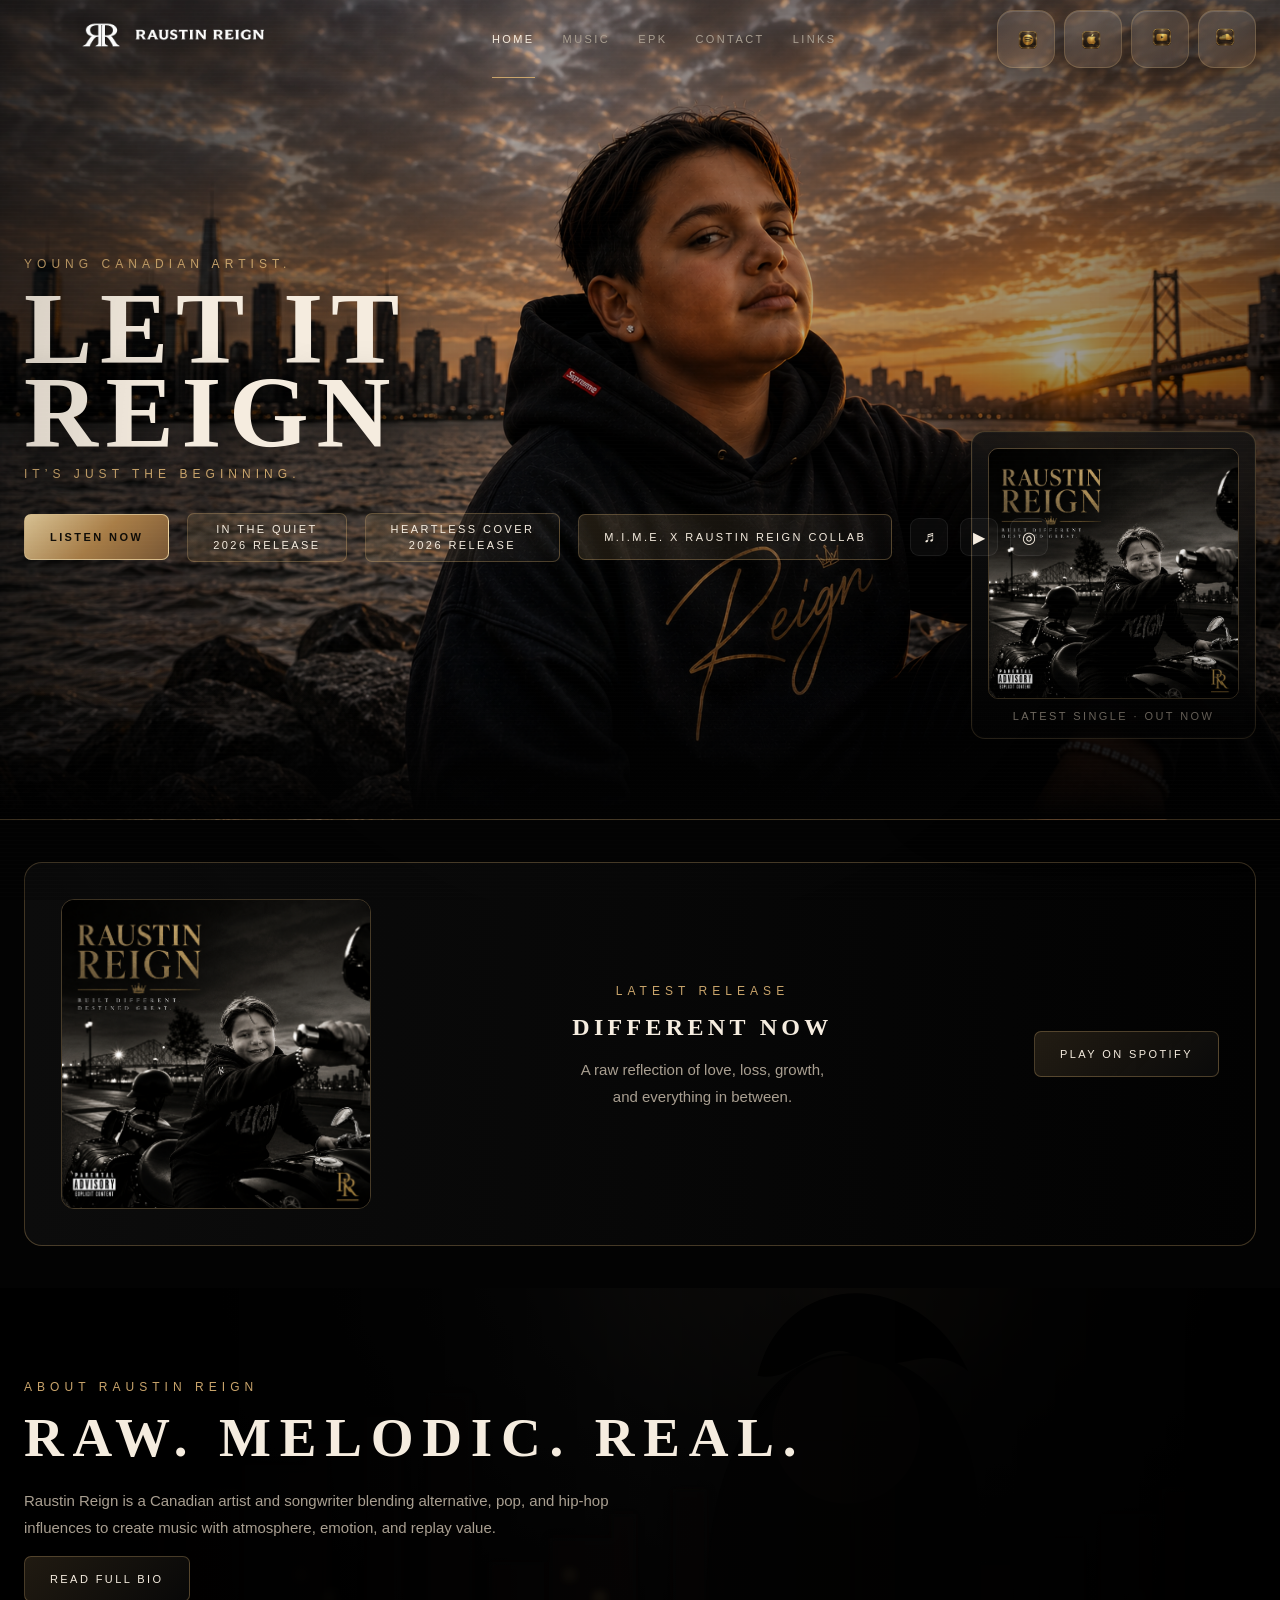
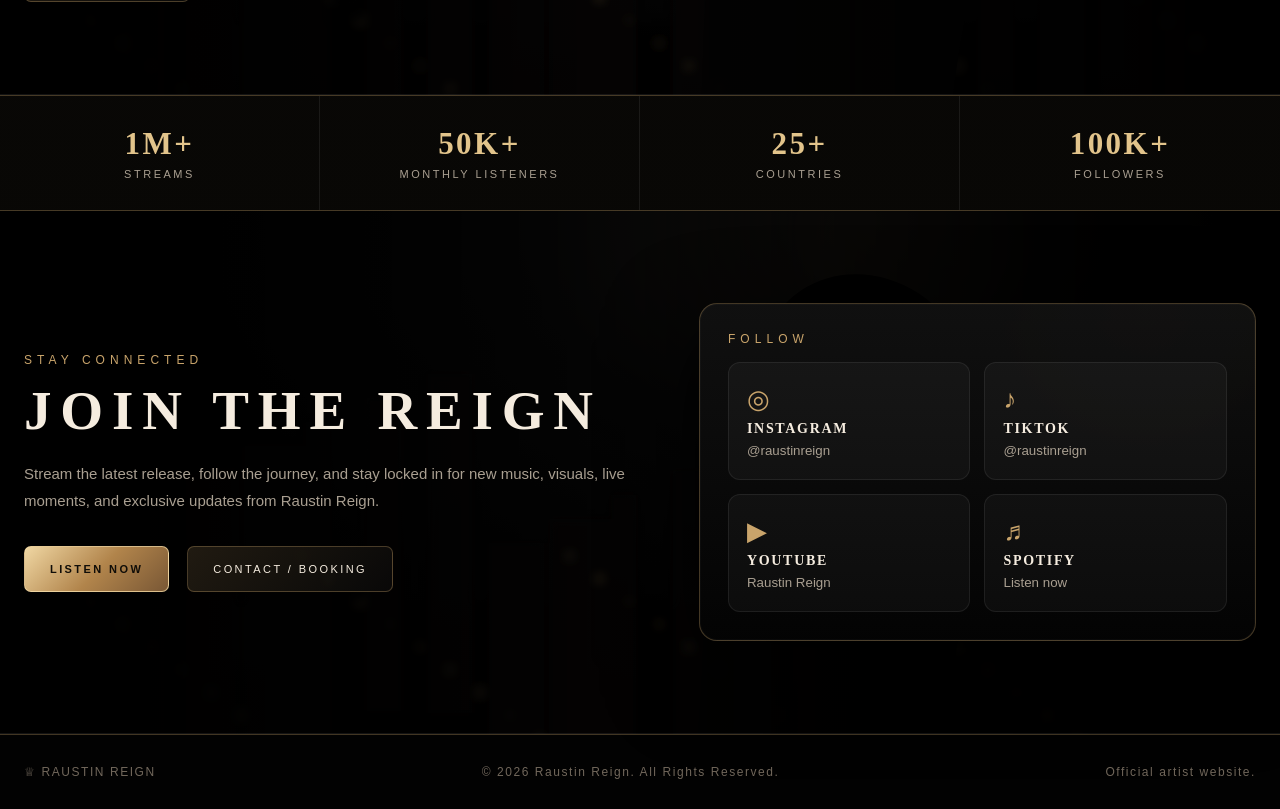
<file: index.html>
<!DOCTYPE html>
<html lang="en">

<head>
  <!-- =========================
       PAGE SETTINGS
  ========================== -->
  <meta charset="UTF-8">
  <meta name="viewport" content="width=device-width, initial-scale=1.0">

  <!-- =========================
       FAVICON
  ========================== -->
  <link rel="icon" href="assets/global/crown.svg">

  <!-- =========================
       STYLESHEETS
  ========================== -->
  <link rel="stylesheet" href="css/global/base.css">
  <link rel="stylesheet" href="css/global/nav.css">
  <link rel="stylesheet" href="css/pages/modules.css">
  <link rel="stylesheet" href="css/pages/home.css">

  <!-- =========================
       PAGE TITLE
  ========================== -->
  <title>Raustin Reign | Official Website</title>
</head>

<body class="home-page">

  <!-- =========================
       SITE HEADER / NAVIGATION
  ========================== -->
  <header class="site-header">
    <div class="nav-wrap">

      <!-- Logo / Brand -->
      <a class="brand" href="index.html">
  <img src="assets/global/reign-logo-white.png" alt="Raustin Reign">
</a>

      <!-- Main Navigation -->
      <nav class="nav-links">
        <a href="index.html" class="active">Home</a>
        <a href="music.html">Music</a>
        <a href="epk.html">EPK</a>
        <a href="contact.html">Contact</a>
        <a href="links.html">Links</a>
      </nav>

  <!-- Platform Icons -->
      
<div class="nav-socials">

  <a class="platform-icon" href="#">
    <img src="assets/icons/spotify.png" alt="Spotify">
  </a>

  <a class="platform-icon" href="#">
    <img src="assets/icons/apple-music.png" alt="Apple Music">
  </a>

  <a class="platform-icon" href="#">
    <img src="assets/icons/youtube.png" alt="YouTube">
  </a>

  <a class="platform-icon" href="#">
    <img src="assets/icons/soundcloud.png" alt="SoundCloud">
  </a>

</div>
      <!-- Mobile Menu Button -->
      <button class="nav-toggle" type="button">
        Menu
      </button>

      </div>
    </header>


  <!-- =========================
       MAIN PAGE CONTENT
  ========================== -->
  <main>

    <!-- =========================
         HERO SECTION
    ========================== -->
    <section class="hero">
      <div class="page-shell">

<div class="hero-copy">
  <div class="kicker">Young Canadian Artist.</div>

  <h1 class="display">
    Let it<br>
    Reign
  </h1>

  <p class="kicker">It’s just the beginning.</p>
</div>

          <div class="hero-actions">
            <a class="btn gold" href="links.html">Listen Now</a>

            <button class="btn quiet" data-audio-toggle type="button" aria-controls="audio-quiet">
              <span>In the Quiet</span>
              <span>2026 Release</span>
            </button>

            <button class="btn quiet" data-audio-toggle type="button" aria-controls="audio-heartless">
              <span>Heartless Cover</span>
              <span>2026 Release</span>
            </button>

            <button class="btn" data-audio-toggle type="button">
              M.I.M.E. x Raustin Reign Collab
            </button>

            <div class="icon-row platform-minis">
              <span class="icon">♬</span>
              <span class="icon">▶</span>
              <span class="icon">◎</span>
            </div>
          </div>

          <audio id="audio-quiet" preload="none" playsinline webkit-playsinline src="assets/audio/raustin.in.the.quiet.x.still.moving.x.becoming.my.own.mashup.mp3"></audio>
          <audio id="audio-heartless" preload="none" playsinline webkit-playsinline src="assets/audio/heartless-cover.mp3"></audio>
          <audio id="preview-audio" src="assets/audio/raustin.mime.collab.mp3"></audio>
        </div>

        <aside class="feature-card panel">
          <img src="assets/home/different-now.PNG" alt="">
          <p class="micro" style="margin-bottom: 0; text-align: center;">
            Latest Single · Out Now
          </p>
        </aside>

      </div>
    </section>


    <!-- =========================
         LATEST RELEASE SECTION
    ========================== -->
    <section class="release-section">
      <div class="page-shell release-strip reveal">

        <img src="assets/home/different-now.PNG
          " alt="">

        <div>
          <div class="kicker">Latest Release</div>
          <h2 class="h3">Different Now</h2>
          <p class="copy">
            A raw reflection of love, loss, growth, and everything in between.
          </p>
        </div>

        <a class="btn" href="music.html">Play on Spotify</a>

      </div>
    </section>


    <!-- =========================
         ABOUT SECTION
    ========================== -->
    <section class="section about-band">
      <div class="page-shell reveal">

        <div class="kicker">About Raustin Reign</div>

        <h2 class="h2">Raw. Melodic. Real.</h2>

        <p class="copy">
          Raustin Reign is a Canadian artist and songwriter blending alternative,
          pop, and hip-hop influences to create music with atmosphere, emotion,
          and replay value.
        </p>

        <a class="btn" href="epk.html">Read Full Bio</a>

      </div>
    </section>


    <!-- =========================
         STATS SECTION
    ========================== -->
    <section class="stats">

      <div class="stat">
        <strong>1M+</strong>
        <span>Streams</span>
      </div>

      <div class="stat">
        <strong>50K+</strong>
        <span>Monthly Listeners</span>
      </div>

      <div class="stat">
        <strong>25+</strong>
        <span>Countries</span>
      </div>

      <div class="stat">
        <strong>100K+</strong>
        <span>Followers</span>
      </div>

    </section>


    <!-- =========================
         FINAL CTA SECTION
    ========================== -->
    <section class="section final-cta">
      <div class="page-shell final-cta-grid">

        <div>
          <div class="kicker">Stay Connected</div>

          <h2 class="h2">Join The Reign</h2>

          <p class="copy">
            Stream the latest release, follow the journey, and stay locked in
            for new music, visuals, live moments, and exclusive updates from
            Raustin Reign.
          </p>

          <div class="hero-actions">
            <a class="btn gold" href="links.html">Listen Now</a>
            <a class="btn" href="contact.html">Contact / Booking</a>
          </div>
        </div>

        <div class="panel social-panel">
          <div class="kicker">Follow</div>

          <div class="social-grid">

            <a href="#">
              <span>◎</span>
              <strong>Instagram</strong>
              <small>@raustinreign</small>
            </a>

            <a href="#">
              <span>♪</span>
              <strong>TikTok</strong>
              <small>@raustinreign</small>
            </a>

            <a href="#">
              <span>▶</span>
              <strong>YouTube</strong>
              <small>Raustin Reign</small>
            </a>

            <a href="#">
              <span>♬</span>
              <strong>Spotify</strong>
              <small>Listen now</small>
            </a>

          </div>
        </div>

      </div>
    </section>

  </main>


  <!-- =========================
       SITE FOOTER
  ========================== -->
  <footer class="footer">
    <div class="footer-inner">
      <div>♕ RAUSTIN REIGN</div>
      <div>© 2026 Raustin Reign. All Rights Reserved.</div>
      <div>Official artist website.</div>
    </div>
  </footer>


  <!-- =========================
       JAVASCRIPT
  ========================== -->
  <script src="js/site.js"></script>
<script>
window.addEventListener("scroll", function () {
  document.body.classList.toggle("scrolled", window.scrollY > 40);
});
</script>

</body>
</html>
</file>
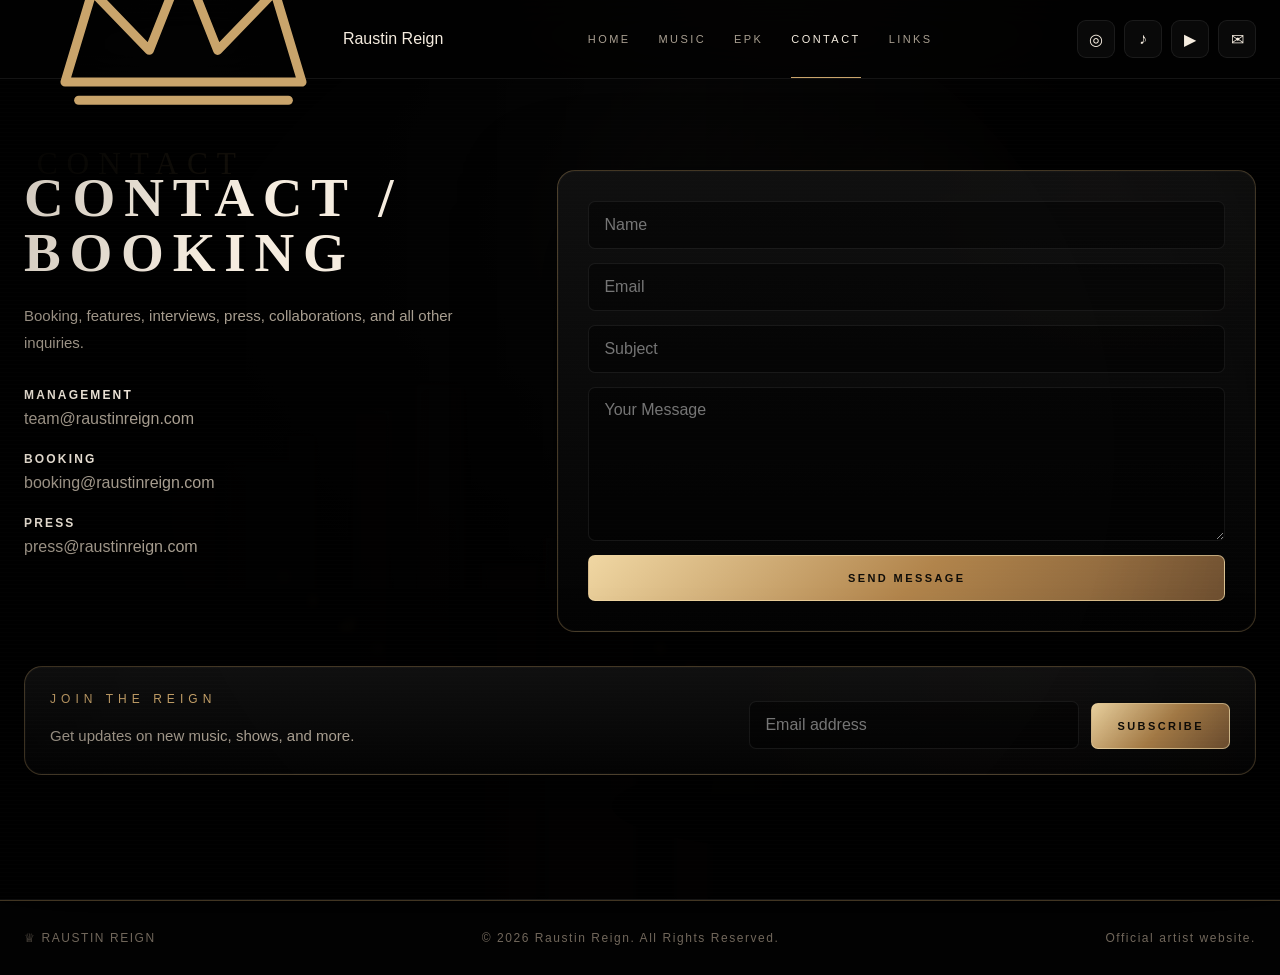
<file: contact.html>
<!DOCTYPE html><html lang="en"><head><meta charset="UTF-8"><meta name="viewport" content="width=device-width, initial-scale=1.0"><link rel="icon" href="assets/global/crown.svg"><link rel="stylesheet" href="css/global/base.css"><link rel="stylesheet" href="css/global/nav.css"><link rel="stylesheet" href="css/pages/modules.css"><link rel="stylesheet" href="css/pages/contact.css"><title>Contact | Raustin Reign</title></head><body class="subpage contact-body"><header class="site-header"><div class="nav-wrap"><a class="brand" href="index.html"><img src="assets/global/crown.svg" alt="">Raustin Reign</a><nav class="nav-links"><a href="index.html">Home</a><a href="music.html">Music</a><a href="epk.html">EPK</a><a href="contact.html" class="active">Contact</a><a href="links.html">Links</a></nav><div class="nav-socials"><span class="icon">◎</span><span class="icon">♪</span><span class="icon">▶</span><span class="icon">✉</span></div><button class="nav-toggle" type="button">Menu</button></div></header><main><section class="section contact-section"><div class="page-shell contact-grid"><div><h1 class="h2">Contact / Booking</h1><p class="copy">Booking, features, interviews, press, collaborations, and all other inquiries.</p><div class="contact-list"><div><b>Management</b><span>team@raustinreign.com</span></div><div><b>Booking</b><span>booking@raustinreign.com</span></div><div><b>Press</b><span>press@raustinreign.com</span></div></div></div><form class="panel contact-form" action="https://formspree.io/f/REPLACE_THIS" method="POST"><input class="form-field" name="name" placeholder="Name"><input class="form-field" name="email" placeholder="Email"><input class="form-field" name="subject" placeholder="Subject"><textarea class="form-field" name="message" rows="7" placeholder="Your Message"></textarea><button class="btn gold" type="submit">Send Message</button></form></div><div class="page-shell"><form class="panel newsletter" action="https://formspree.io/f/REPLACE_THIS" method="POST"><div><div class="kicker">Join The Reign</div><p class="copy" style="margin:0">Get updates on new music, shows, and more.</p></div><input class="form-field" name="email" placeholder="Email address"><button class="btn gold" type="submit">Subscribe</button></form></div></section></main><footer class="footer"><div class="footer-inner"><div>♕ RAUSTIN REIGN</div><div>© 2026 Raustin Reign. All Rights Reserved.</div><div>Official artist website.</div></div></footer><script src="js/site.js"></script></body></html>
</file>
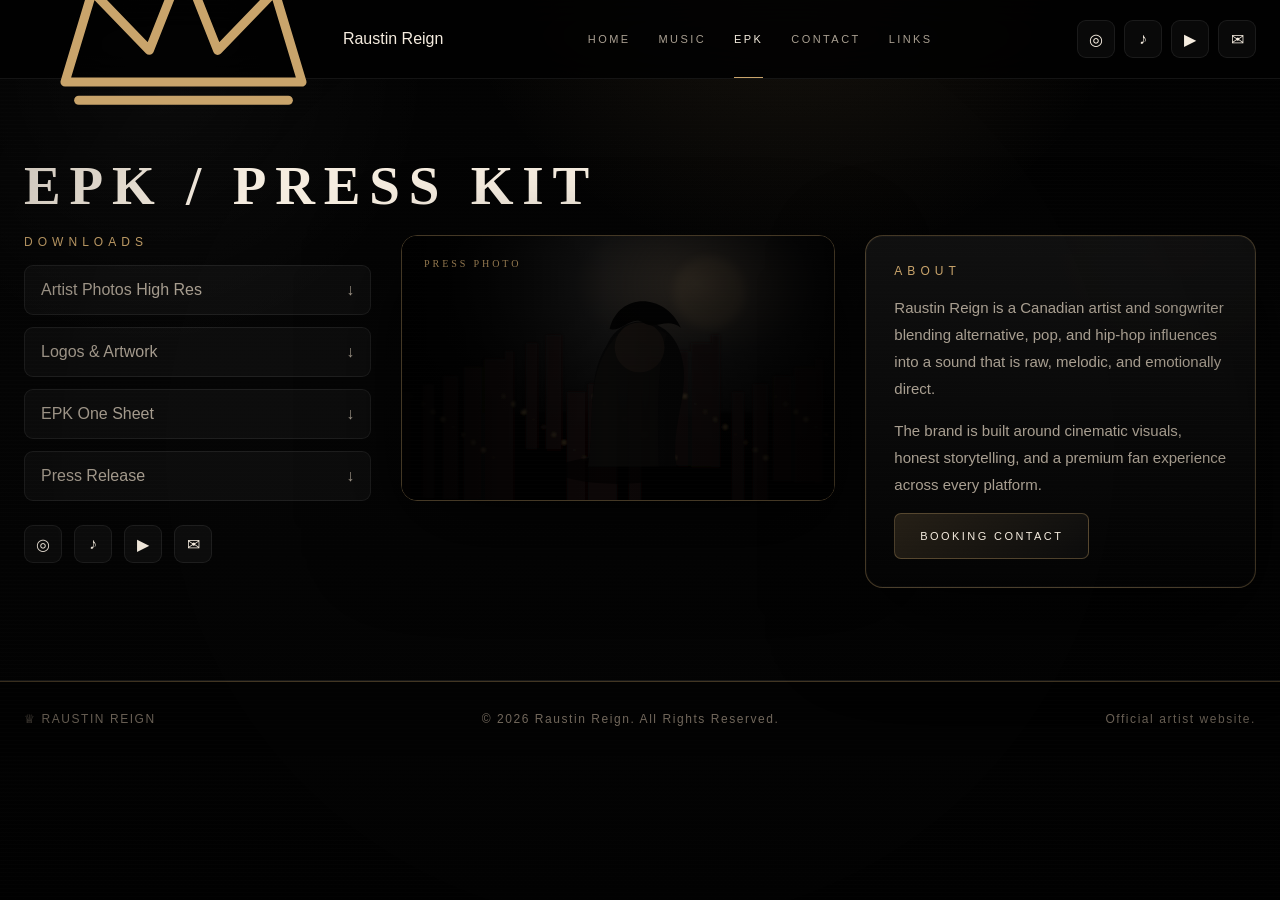
<file: epk.html>
<!DOCTYPE html><html lang="en"><head><meta charset="UTF-8"><meta name="viewport" content="width=device-width, initial-scale=1.0"><link rel="icon" href="assets/global/crown.svg"><link rel="stylesheet" href="css/global/base.css"><link rel="stylesheet" href="css/global/nav.css"><link rel="stylesheet" href="css/pages/modules.css"><link rel="stylesheet" href="css/pages/epk.css"><title>EPK | Raustin Reign</title></head><body class="subpage epk-body"><header class="site-header"><div class="nav-wrap"><a class="brand" href="index.html"><img src="assets/global/crown.svg" alt="">Raustin Reign</a><nav class="nav-links"><a href="index.html">Home</a><a href="music.html">Music</a><a href="epk.html" class="active">EPK</a><a href="contact.html">Contact</a><a href="links.html">Links</a></nav><div class="nav-socials"><span class="icon">◎</span><span class="icon">♪</span><span class="icon">▶</span><span class="icon">✉</span></div><button class="nav-toggle" type="button">Menu</button></div></header><main><section class="section epk-page"><div class="page-shell"><h1 class="h2">EPK / Press Kit</h1><div class="epk-grid"><div><div class="kicker">Downloads</div><div class="download-list"><a class="download-item" href="#"><span>Artist Photos High Res</span><span>↓</span></a><a class="download-item" href="#"><span>Logos & Artwork</span><span>↓</span></a><a class="download-item" href="#"><span>EPK One Sheet</span><span>↓</span></a><a class="download-item" href="#"><span>Press Release</span><span>↓</span></a></div><div class="icon-row" style="margin-top:24px"><span class="icon">◎</span><span class="icon">♪</span><span class="icon">▶</span><span class="icon">✉</span></div></div><img class="press-photo" src="assets/epk/press-photo.svg" alt=""><div class="panel bio-card"><div class="kicker">About</div><p class="copy">Raustin Reign is a Canadian artist and songwriter blending alternative, pop, and hip-hop influences into a sound that is raw, melodic, and emotionally direct.</p><p class="copy">The brand is built around cinematic visuals, honest storytelling, and a premium fan experience across every platform.</p><a class="btn" href="contact.html">Booking Contact</a></div></div></div></section></main><footer class="footer"><div class="footer-inner"><div>♕ RAUSTIN REIGN</div><div>© 2026 Raustin Reign. All Rights Reserved.</div><div>Official artist website.</div></div></footer><script src="js/site.js"></script></body></html>
</file>
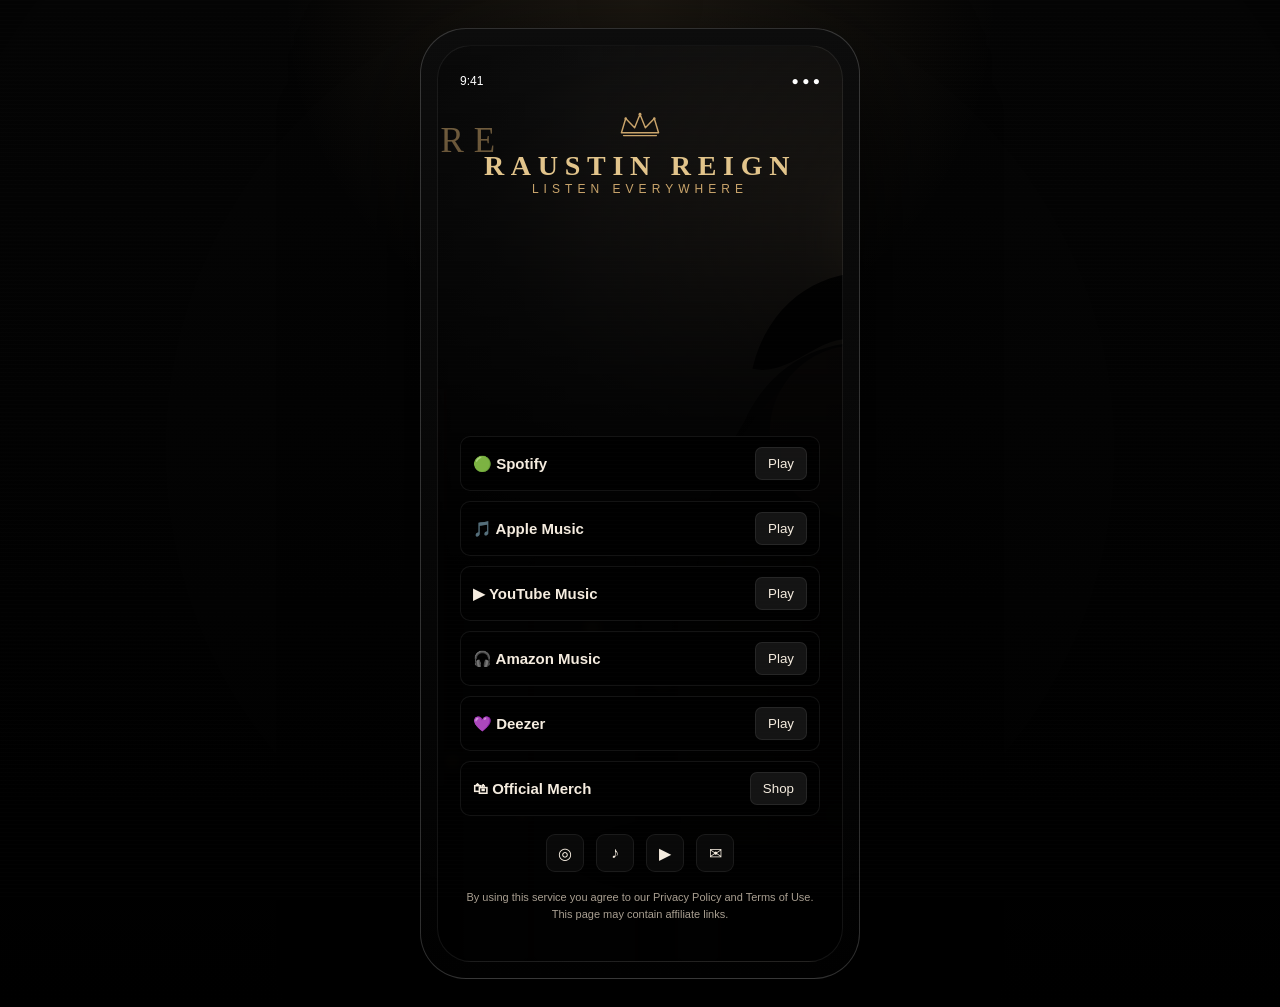
<file: links.html>
<!DOCTYPE html><html lang="en"><head><meta charset="UTF-8"><meta name="viewport" content="width=device-width, initial-scale=1.0"><link rel="icon" href="assets/global/crown.svg"><link rel="stylesheet" href="css/global/base.css"><link rel="stylesheet" href="css/pages/links.css"><title>Listen Everywhere | Raustin Reign</title></head><body class="smart-link-body"><main class="links-body"><div class="phone-shell"><div class="phone-screen"><div class="phone-status"><span>9:41</span><span>● ● ●</span></div><div class="link-brand"><img src="assets/global/crown.svg" alt=""><h1>Raustin Reign</h1><div class="kicker">Listen Everywhere</div></div><a class="platform" href="#"><b>🟢 Spotify</b><small>Play</small></a><a class="platform" href="#"><b>🎵 Apple Music</b><small>Play</small></a><a class="platform" href="#"><b>▶ YouTube Music</b><small>Play</small></a><a class="platform" href="#"><b>🎧 Amazon Music</b><small>Play</small></a><a class="platform" href="#"><b>💜 Deezer</b><small>Play</small></a><a class="platform" href="#"><b>🛍 Official Merch</b><small>Shop</small></a><div class="icon-row" style="justify-content:center;margin-top:18px"><span class="icon">◎</span><span class="icon">♪</span><span class="icon">▶</span><span class="icon">✉</span></div><p class="legal">By using this service you agree to our Privacy Policy and Terms of Use. This page may contain affiliate links.</p></div></div></main></body></html>
</file>
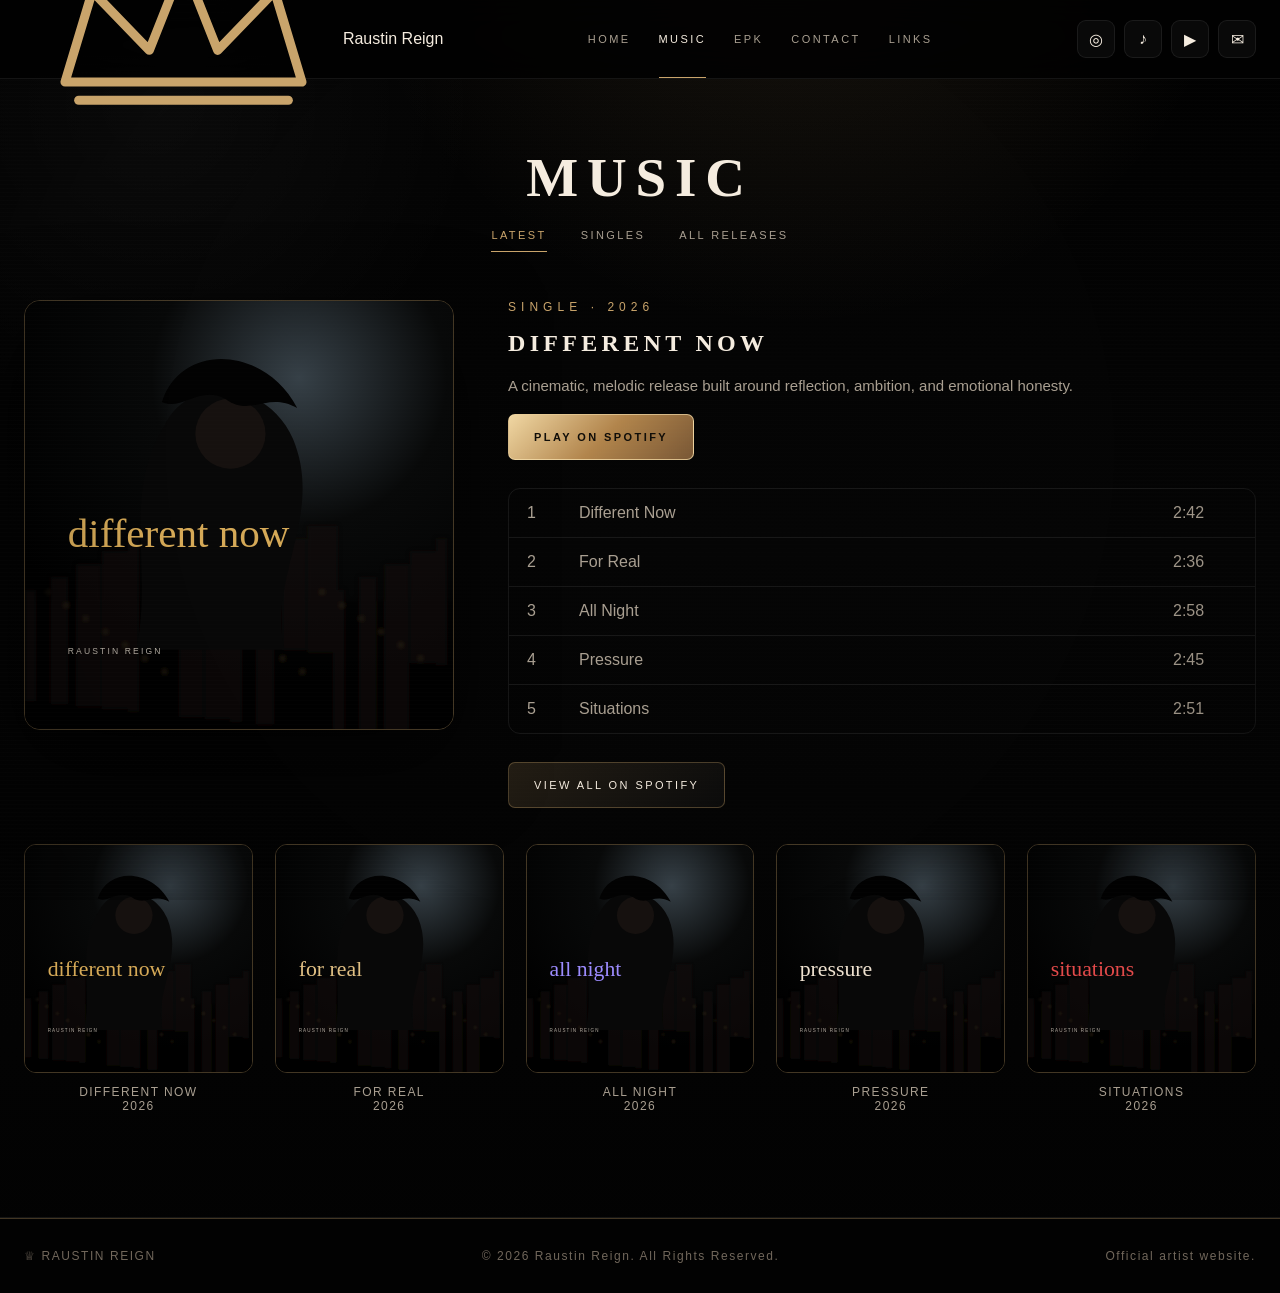
<file: music.html>
<!DOCTYPE html><html lang="en"><head><meta charset="UTF-8"><meta name="viewport" content="width=device-width, initial-scale=1.0"><link rel="icon" href="assets/global/crown.svg"><link rel="stylesheet" href="css/global/base.css"><link rel="stylesheet" href="css/global/nav.css"><link rel="stylesheet" href="css/pages/modules.css"><link rel="stylesheet" href="css/pages/music.css"><title>Music | Raustin Reign</title></head><body class="subpage music-page"><header class="site-header"><div class="nav-wrap"><a class="brand" href="index.html"><img src="assets/global/crown.svg" alt="">Raustin Reign</a><nav class="nav-links"><a href="index.html">Home</a><a href="music.html" class="active">Music</a><a href="epk.html">EPK</a><a href="contact.html">Contact</a><a href="links.html">Links</a></nav><div class="nav-socials"><span class="icon">◎</span><span class="icon">♪</span><span class="icon">▶</span><span class="icon">✉</span></div><button class="nav-toggle" type="button">Menu</button></div></header><main><section class="section music-hero"><div class="page-shell"><h1 class="h2">Music</h1><div class="tabs"><span class="active">Latest</span><span>Singles</span><span>All Releases</span></div><div class="music-layout"><img class="album-cover" src="assets/music/different-now.svg" alt=""><div style="text-align:left"><div class="kicker">Single · 2026</div><h2 class="h3">Different Now</h2><p class="copy">A cinematic, melodic release built around reflection, ambition, and emotional honesty.</p><a class="btn gold" href="#">Play on Spotify</a><div class="tracklist"><div class="track"><span>1</span><span>Different Now</span><span>2:42</span></div><div class="track"><span>2</span><span>For Real</span><span>2:36</span></div><div class="track"><span>3</span><span>All Night</span><span>2:58</span></div><div class="track"><span>4</span><span>Pressure</span><span>2:45</span></div><div class="track"><span>5</span><span>Situations</span><span>2:51</span></div></div><a class="btn" href="#">View All on Spotify</a></div></div><div class="release-grid"><a class="release-card" href="#"><img src="assets/music/different-now.svg"><p>Different Now<br>2026</p></a><a class="release-card" href="#"><img src="assets/music/for-real.svg"><p>For Real<br>2026</p></a><a class="release-card" href="#"><img src="assets/music/all-night.svg"><p>All Night<br>2026</p></a><a class="release-card" href="#"><img src="assets/music/pressure.svg"><p>Pressure<br>2026</p></a><a class="release-card" href="#"><img src="assets/music/situations.svg"><p>Situations<br>2026</p></a></div></div></section></main><footer class="footer"><div class="footer-inner"><div>♕ RAUSTIN REIGN</div><div>© 2026 Raustin Reign. All Rights Reserved.</div><div>Official artist website.</div></div></footer><script src="js/site.js"></script></body></html>
</file>
<file: css/global/base.css>
/* ========================================
   ROOT VARIABLES
======================================== */

:root {
  --bg: #020202;
  --panel: rgba(9, 9, 9, .74);

  --text: #f5ecdf;
  --muted: #a99f91;
  --soft: #71675b;

  --gold: #c9a46b;
  --gold-2: #e2c48b;

  --line: rgba(201, 164, 107, .32);
  --line-soft: rgba(255, 255, 255, .075);

  --shadow: 0 30px 90px rgba(0, 0, 0, .72);
  --radius: 18px;
  --max: 1480px;

  --serif: Georgia, 'Times New Roman', serif;
  --sans: Inter, Arial, sans-serif;
}

/* ========================================
   GLOBAL RESET / SAFARI BACKGROUND FIX
======================================== */

* {
  box-sizing: border-box;
}

html {
  margin: 0;
  padding: 0;
  max-width: 100%;
  min-height: 100%;
  overflow-x: hidden;
  scroll-behavior: smooth;
  background: #020202;
}

body {
  margin: 0;
  padding: 0;
  max-width: 100%;
  min-height: 100vh;
  min-height: 100dvh;
  overflow-x: hidden;

  color: var(--text);
  font-family: var(--sans);

  background:
    radial-gradient(circle at 62% -10%, rgba(201, 164, 107, .12), transparent 28%),
    radial-gradient(circle at 12% 8%, rgba(255, 255, 255, .035), transparent 20%),
    linear-gradient(180deg, #020202, #050505 42%, #020202);
}

/* Paint behind iPhone Safari top/bottom browser chrome */
body::after {
  content: "";
  position: fixed;
  inset: 0;
  z-index: -999;
  pointer-events: none;
  background: #020202;
}

/* Premium scanline / vignette overlay */
body::before {
  content: "";
  position: fixed;
  inset: 0;
  z-index: 999;
  pointer-events: none;

  opacity: .34;

  background:
    linear-gradient(rgba(255, 255, 255, .026) 1px, transparent 1px),
    radial-gradient(circle at 50% 50%, transparent 60%, rgba(0, 0, 0, .66));

  background-size: 100% 4px, cover;
}

a {
  color: inherit;
  text-decoration: none;
}

img {
  display: block;
  max-width: 100%;
}

button,
input,
textarea {
  font: inherit;
}

/* ========================================
   PAGE STRUCTURE
======================================== */

.page-shell {
  width: min(var(--max), calc(100% - 48px));
  margin: 0 auto;
}

.section {
  position: relative;
  padding: 92px 0;
  border-bottom: 1px solid var(--line-soft);
}

body.subpage main {
  padding-top: 78px;
}

/* ========================================
   TYPOGRAPHY
======================================== */

.kicker {
  margin-bottom: 16px;

  color: var(--gold);
  font-size: 12px;
  letter-spacing: .42em;
  text-transform: uppercase;
}

.display {
  margin: 0;

  font-family: var(--serif);
  font-size: clamp(64px, 8vw, 132px);
  line-height: .82;
  letter-spacing: .075em;
  text-transform: uppercase;

  text-shadow: 0 12px 45px rgba(0, 0, 0, .9);
}

.h2 {
  margin: 0 0 22px;

  font-family: var(--serif);
  font-size: clamp(34px, 4.3vw, 66px);
  line-height: 1;
  letter-spacing: .16em;
  text-transform: uppercase;
}

.h3 {
  margin: 0 0 12px;

  font-family: var(--serif);
  font-size: 24px;
  letter-spacing: .18em;
  text-transform: uppercase;
}

.copy {
  max-width: 650px;

  color: var(--muted);
  font-size: 15px;
  line-height: 1.8;
}

.micro {
  color: var(--muted);
  font-size: 11px;
  letter-spacing: .22em;
  text-transform: uppercase;
}

/* ========================================
   PANELS
======================================== */

.panel {
  border: 1px solid var(--line);
  border-radius: var(--radius);

  background:
    linear-gradient(180deg, rgba(18, 18, 18, .88), rgba(4, 4, 4, .84)),
    radial-gradient(circle at 80% 0%, rgba(201, 164, 107, .08), transparent 32%);

  box-shadow:
    var(--shadow),
    inset 0 0 0 1px rgba(255, 255, 255, .025);

  backdrop-filter: blur(16px);
}

/* ========================================
   BUTTONS
======================================== */

.btn {
  min-height: 46px;
  padding: 0 25px;

  display: inline-flex;
  align-items: center;
  justify-content: center;
  gap: 10px;

  border: 1px solid var(--line);
  border-radius: 7px;

  background: linear-gradient(135deg, rgba(201, 164, 107, .16), rgba(255, 255, 255, .03));

  color: var(--text);
  font-size: 11px;
  letter-spacing: .22em;
  text-transform: uppercase;

  cursor: pointer;
  transition: .25s ease;
}

.btn:hover {
  transform: translateY(-2px);
  border-color: rgba(226, 196, 139, .8);
  box-shadow: 0 16px 42px rgba(201, 164, 107, .12);
}

.btn.gold {
  color: #100d08;
  font-weight: 800;

  border-color: rgba(240, 215, 163, .75);
  background: linear-gradient(135deg, #f0d7a3, #b1844b 52%, #795735);
}

/* ========================================
   ICONS
======================================== */

.icon-row {
  display: flex;
  align-items: center;
  flex-wrap: wrap;
  gap: 12px;
}

.icon {
  width: 38px;
  height: 38px;

  display: grid;
  place-items: center;

  border: 1px solid var(--line-soft);
  border-radius: 9px;

  background: rgba(255, 255, 255, .035);
  color: var(--text);
}

/* ========================================
   PREMIUM PLATFORM ICON SYSTEM
======================================== */

.nav-socials {
  display: flex;
  align-items: center;
  gap: 14px;
}

.platform-icon {
  width: 58px;
  height: 58px;
  flex: 0 0 58px;

  display: flex;
  align-items: center;
  justify-content: center;

  border: 1px solid rgba(201, 164, 107, .28);
  border-radius: 16px;

  background:
    linear-gradient(145deg, rgba(255,255,255,.075), rgba(255,255,255,.018)),
    rgba(255,255,255,.025);

  backdrop-filter: blur(14px);
  -webkit-backdrop-filter: blur(14px);

  box-shadow:
    inset 0 1px 0 rgba(255,255,255,.13),
    0 14px 34px rgba(0,0,0,.36);

  transition: .25s ease;
}

.platform-icon img {
  width: 26px;
  height: 26px;
  object-fit: contain;
  display: block;
  opacity: .9;
}

.platform-icon:hover {
  transform: translateY(-2px);
  border-color: rgba(226,196,139,.75);
  box-shadow:
    inset 0 1px 0 rgba(255,255,255,.16),
    0 0 18px rgba(201,164,107,.18),
    0 18px 42px rgba(0,0,0,.42);
}

.platform-icon.large {
  width: 72px;
  height: 72px;
  flex: 0 0 72px;
}

.platform-icon.large img {
  width: 34px;
  height: 34px;
}

/* ========================================
   FORMS
======================================== */

.form-field {
  width: 100%;
  min-height: 48px;
  padding: 13px 15px;

  border: 1px solid var(--line-soft);
  border-radius: 7px;

  background: rgba(0, 0, 0, .46);
  color: var(--text);

  outline: none;
}

.form-field:focus {
  border-color: var(--gold);
}

/* ========================================
   ANIMATIONS
======================================== */

.reveal {
  animation: rise .8s ease both;
}

@keyframes rise {
  from {
    opacity: 0;
    transform: translateY(18px);
  }

  to {
    opacity: 1;
    transform: none;
  }
}

/* ========================================
   TABLET / MOBILE
======================================== */

@media (max-width: 780px) {
  .page-shell {
    width: min(100% - 32px, var(--max));
  }

  .section {
    padding: 62px 0;
  }

  .display {
    font-size: clamp(48px, 16vw, 74px);
  }

  .h2 {
    font-size: clamp(36px, 10.5vw, 48px);
    line-height: 1.05;
    letter-spacing: .10em;
    word-break: normal;
    overflow-wrap: normal;
  }

  .h3 {
    letter-spacing: .11em;
  }

  .kicker {
    letter-spacing: .28em;
  }

  .nav-socials {
    gap: 10px;
  }

  .platform-icon {
    width: 52px;
    height: 52px;
    flex: 0 0 52px;
  }

  .platform-icon img {
    width: 22px;
    height: 22px;
  }
}

/* ========================================
   SMALL MOBILE
======================================== */

@media (max-width: 420px) {
  .h2 {
    font-size: clamp(34px, 10vw, 44px);
    letter-spacing: .085em;
  }
}
</file>
<file: css/global/nav.css>
/* =========================================
   GLOBAL HEADER
========================================= */

.site-header{
  position: fixed;
  top: 0;
  left: 0;
  width: 100%;
  z-index: 9999;

  background: rgba(2,2,2,.88);
  border-bottom: 1px solid var(--line-soft);

  backdrop-filter: blur(18px);
  -webkit-backdrop-filter: blur(18px);

  transition:
    background .35s ease,
    backdrop-filter .35s ease,
    border-color .35s ease;
}


/* =========================================
   SAFE AREA TOP FILL (IPHONE)
========================================= */

.site-header::before{
  content:"";

  position:absolute;

  left:0;
  right:0;

  top:calc(env(safe-area-inset-top) * -1);
  height:env(safe-area-inset-top);

  background:rgba(2,2,2,.88);

  backdrop-filter:blur(18px);
  -webkit-backdrop-filter:blur(18px);

  pointer-events:none;
}


/* =========================================
   HOMEPAGE TRANSPARENT HEADER
========================================= */

body.home-page .site-header{
  background:transparent;

  border-bottom:1px solid transparent;

  backdrop-filter:none;
  -webkit-backdrop-filter:none;
}


/* removes dark strip above transparent nav */

body.home-page .site-header::before{
  background:transparent;

  backdrop-filter:none;
  -webkit-backdrop-filter:none;
}


/* =========================================
   SCROLLED / OPEN STATES
========================================= */

body.home-page.scrolled .site-header,
body.home-page .site-header.open,
.site-header.open{
  background:rgba(2,2,2,.88);
  border-bottom:1px solid var(--line-soft);
  backdrop-filter:blur(18px);
  -webkit-backdrop-filter:blur(18px);
}
/* =========================================
   NAV WRAPPER
========================================= */

.nav-wrap{
  width:min(var(--max),calc(100% - 48px));

  margin:0 auto;

  height:78px;

  display:flex;
  align-items:center;
  justify-content:space-between;

  gap:24px;
}


/* =========================================
   BRAND / LOGO
========================================= */

.brand{

  display:flex;

  align-items:center;

  text-decoration:none;

  flex-shrink:0;

}

.brand img{

  display:block;

  width:auto;

  height:205px;

  object-fit:contain;

}

/* MOBILE */

@media (max-width:768px){

  .brand img{

    height:105px;

  }

}


/* =========================================
   DESKTOP NAV LINKS
========================================= */

.nav-links{
  display:flex;
  align-items:center;
  gap:28px;
}

.nav-links a{
  font-size:11px;

  letter-spacing:.22em;
  text-transform:uppercase;

  color:var(--muted);

  height:78px;

  display:flex;
  align-items:center;

  border-bottom:1px solid transparent;
}

.nav-links a:hover,
.nav-links a.active{
  color:var(--text);
  border-color:var(--gold);
}


/* =========================================
   NAV SOCIALS
========================================= */

.nav-socials{
  display:flex;
  gap:9px;
}


/* =========================================
   MOBILE MENU BUTTON
========================================= */

.nav-toggle{
  display:none;

  background:transparent;
  color:var(--text);

  border:1px solid var(--line);
  border-radius:8px;

  padding:10px 12px;

  text-transform:uppercase;
  letter-spacing:.14em;

  font-size:11px;
}


/* =========================================
   FOOTER
========================================= */

.footer{
  border-top:1px solid var(--line);

  padding:30px 0;

  color:var(--soft);

  font-size:12px;
  letter-spacing:.13em;

  background:#020202;
}

.footer-inner{
  width:min(var(--max),calc(100% - 48px));

  margin:0 auto;

  display:flex;
  justify-content:space-between;

  gap:18px;

  flex-wrap:wrap;
}


/* =========================================
   MOBILE NAVIGATION
========================================= */

@media(max-width:980px){

  .nav-wrap{
    width:calc(100% - 32px);
  }

@media (max-width:420px){

  .brand img{

    height:105px;

  }

}


  .nav-toggle{
    display:block;
    padding:9px 11px;
  }

  .nav-links,
  .nav-socials{
    display:none;

    position:absolute;

    left:16px;
    right:16px;

    top:88px;

    padding:20px;

    border:1px solid var(--line);
    border-radius:16px;

    background:rgba(4,4,4,.97);

    box-shadow:var(--shadow);

    max-width:calc(100vw - 32px);
  }

  .site-header.open .nav-links{
    display:flex;

    flex-direction:column;
    align-items:flex-start;

    gap:0;
  }

  .site-header.open .nav-socials{
    display:flex;
    top:365px;
  }

  .nav-links a{
    height:46px;
  }

}
/* FORCE HOMEPAGE HEADER TRANSPARENT AT TOP */
body.home-page:not(.scrolled) .site-header:not(.open){
  background:transparent !important;
  border-bottom-color:transparent !important;
  backdrop-filter:none !important;
  -webkit-backdrop-filter:none !important;
}

body.home-page:not(.scrolled) .site-header:not(.open)::before{
  background:transparent !important;
  backdrop-filter:none !important;
  -webkit-backdrop-filter:none !important;
}
</file>
<file: css/pages/modules.css>
.journey{padding:34px;border:1px solid var(--line);border-radius:18px;background:linear-gradient(180deg,rgba(255,255,255,.035),rgba(0,0,0,.32))}.journey-row{display:grid;grid-template-columns:repeat(6,1fr);gap:20px;align-items:start}.journey-step{text-align:center;color:var(--muted);font-size:13px;line-height:1.45}.journey-icon{width:86px;height:86px;margin:0 auto 14px;border:1px solid var(--line);border-radius:50%;display:grid;place-items:center;background:radial-gradient(circle,rgba(201,164,107,.13),rgba(255,255,255,.025));font-size:32px;color:var(--gold)}.why{padding:36px;border:1px solid var(--line);border-radius:18px;background:linear-gradient(135deg,rgba(255,255,255,.035),rgba(0,0,0,.5))}.why-grid{display:grid;grid-template-columns:1fr 1fr;gap:18px;color:var(--muted)}.check{display:flex;gap:12px;align-items:center}.check:before{content:"✓";color:var(--gold);border:1px solid var(--line);width:23px;height:23px;border-radius:50%;display:grid;place-items:center;font-size:13px;flex:0 0 auto}@media(max-width:980px){.journey-row{grid-template-columns:repeat(3,1fr)}}@media(max-width:650px){.journey-row{grid-template-columns:repeat(2,1fr)}.why-grid{grid-template-columns:1fr}}
</file>
<file: css/pages/home.css>
/* ========================================
   HERO SECTION
======================================== */

.hero {
  position: relative;
  min-height: 820px;
  display: flex;
  align-items: center;

  background-image:
  linear-gradient(
    90deg,
    rgba(0,0,0,.62) 0%,
    rgba(0,0,0,.18) 42%,
    rgba(0,0,0,.48) 100%
  ),
  url('../../assets/home/hero-raustin-reignlight.png');

  background-size: cover;
  background-position: center;
  border-bottom: 1px solid var(--line);
}

.hero::after {
  content: "";
  position: absolute;
  inset: auto 0 0 0;
  height: 160px;
  z-index: 1;
  background: linear-gradient(transparent, #020202);
  pointer-events: none;
}

.hero-content {
  position: relative;
  z-index: 2;
  max-width: 760px;
}

.hero-actions {
  display: flex;
  gap: 18px;
  align-items: center;
  flex-wrap: wrap;
  margin-top: 32px;
}

.platform-minis{
  position:relative;
  z-index:2;
}

.hero-actions .btn.quiet{
  flex-direction:column;
  gap:2px;
  height:auto;
  padding:8px 25px;
  line-height:1.3;
}


/* ========================================
   FEATURE CARD
======================================== */

.feature-card {
  position: absolute;
  right: max(24px, calc((100vw - var(--max)) / 2 + 24px));
  bottom: 80px;
  width: 285px;
  padding: 16px;
  border-radius: 14px;
}

.feature-card img {
  border: 1px solid var(--line);
  border-radius: 10px;
}


/* ========================================
   RELEASE SECTION
======================================== */

.release-section {
  padding: 42px 0;
  background: #030303;
}

.release-strip {
  display: grid;
  grid-template-columns: 310px 1fr auto;
  gap: 36px;
  align-items: center;
  padding: 36px;

  border: 1px solid var(--line);
  border-radius: 18px;

  background: linear-gradient(90deg, rgba(255,255,255,.04), rgba(0,0,0,.3));
}

.release-strip img {
  border: 1px solid var(--line);
  border-radius: 13px;
}


/* ========================================
   ABOUT BAND
======================================== */

.about-band {
  background-image:
    linear-gradient(90deg, rgba(0,0,0,.96), rgba(0,0,0,.62), rgba(0,0,0,.95)),
    url('../../assets/home/about-raustin-reign.svg');

  background-size: cover;
  background-position: center;
}


/* ========================================
   STATS SECTION
======================================== */

.stats {
  display: grid;
  grid-template-columns: repeat(4, 1fr);

  border-top: 1px solid var(--line);
  border-bottom: 1px solid var(--line);

  background: rgba(201,164,107,.025);
}

.stat {
  padding: 30px 18px;
  text-align: center;
  border-right: 1px solid var(--line-soft);
}

.stat:last-child {
  border-right: 0;
}

.stat strong {
  display: block;
  color: var(--gold-2);
  font-family: var(--serif);
  font-size: 31px;
  letter-spacing: .08em;
}

.stat span {
  display: block;
  margin-top: 6px;
  color: var(--muted);
  font-size: 11px;
  text-transform: uppercase;
  letter-spacing: .23em;
}


/* ========================================
   FINAL CTA / SOCIALS
======================================== */

.final-cta {
  background:
    linear-gradient(90deg, rgba(0,0,0,.96), rgba(0,0,0,.7), rgba(0,0,0,.94)),
    url('../../assets/global/city-atmosphere.svg');

  background-size: cover;
  background-position: center;
}

.final-cta-grid {
  display: grid;
  grid-template-columns: 1fr .88fr;
  gap: 42px;
  align-items: center;
}

.social-panel {
  padding: 28px;
}

.social-grid {
  display: grid;
  grid-template-columns: 1fr 1fr;
  gap: 14px;
}

.social-grid a {
  min-height: 118px;
  display: flex;
  flex-direction: column;
  justify-content: center;
  gap: 6px;
  padding: 18px;

  border: 1px solid var(--line-soft);
  border-radius: 12px;

  background: rgba(255,255,255,.035);
  transition: .25s ease;
}

.social-grid a:hover {
  transform: translateY(-3px);
  border-color: var(--line);
  background: rgba(201,164,107,.07);
}

.social-grid span {
  color: var(--gold);
  font-size: 26px;
}

.social-grid strong {
  font-family: var(--serif);
  letter-spacing: .12em;
  text-transform: uppercase;
  font-size: 14px;
}

.social-grid small {
  color: var(--muted);
}


/* ========================================
   TABLET
======================================== */

@media (max-width: 980px) {
  .hero {
    min-height: 720px;
    background-position: 62% center;
  }

  .feature-card {
    position: relative;
    right: auto;
    bottom: auto;
    margin: 40px auto 0;
    width: min(340px, 100%);
  }

  .release-strip {
    grid-template-columns: 1fr;
    gap: 22px;
    padding: 24px;
  }

  .release-strip img {
    max-width: 340px;
  }
}


/* ========================================
   MOBILE HERO FIX
======================================== */

@media (max-width: 768px) {
 .hero {
  display:flex;
  align-items:flex-end;

  min-height:100svh;

  padding-top:120px;
  padding-bottom:18px;

  background-position:center top;
}

.hero-content{
  margin-top:auto;
}

.hero-copy{
  display:flex;
  flex-direction:column;
  gap:26px;
}

  .feature-card {
    display: none !important;
  }

  .display {
    font-size: clamp(54px, 18vw, 76px);
    letter-spacing: .045em;
    line-height: .88;
  }

  .hero-actions {
    gap: 14px;
  }

  .hero-actions .btn {
    flex: 1 1 145px;
    padding: 0 14px;
  }

  .hero-actions .btn.quiet{
    flex: 0 0 auto;
    padding: 8px 18px;
  }
}
.release-strip{
  text-align:center;
}

.release-strip p{
  max-width:30ch;
  margin-left:auto;
  margin-right:auto;
}

/* ========================================
   SMALL MOBILE
======================================== */

@media (max-width: 680px) {
  .stats {
    grid-template-columns: repeat(2, 1fr);
  }

  .stat:nth-child(2) {
    border-right: 0;
  }
}

@media (max-width: 560px) {
  .social-grid {
    grid-template-columns: 1fr;
  }
}

@media (max-width: 420px) {
  .hero {
    min-height: 100svh;
  }
}
</file>
<file: css/pages/contact.css>
.contact-section{background-image:linear-gradient(90deg,rgba(0,0,0,.96),rgba(0,0,0,.74),rgba(0,0,0,.95)),url('../../assets/contact/contact-bg.svg');background-size:cover;background-position:center;min-height:calc(100svh - 78px)}.contact-grid{display:grid;grid-template-columns:.82fr 1.18fr;gap:48px;align-items:start}.contact-list{display:grid;gap:24px;margin-top:32px}.contact-list b{display:block;color:var(--text);letter-spacing:.18em;text-transform:uppercase;font-size:12px;margin-bottom:8px}.contact-list span{color:var(--muted)}.contact-form{padding:30px;display:grid;gap:14px}.newsletter{margin-top:34px;padding:25px;display:grid;grid-template-columns:1fr 330px auto;gap:12px;align-items:end}@media(max-width:940px){.contact-grid,.newsletter{grid-template-columns:1fr}}

@media(max-width:768px){
  .contact-section{padding-top:48px}
  .contact-form,.newsletter{padding:22px}
}
</file>
<file: css/pages/epk.css>
.epk-page{padding-top:80px}.epk-grid{display:grid;grid-template-columns:.8fr 1fr .9fr;gap:30px;align-items:start}.download-list{display:grid;gap:12px}.download-item{display:flex;justify-content:space-between;gap:20px;padding:15px 16px;border:1px solid var(--line-soft);border-radius:9px;background:rgba(255,255,255,.035);color:var(--muted)}.download-item:hover{border-color:var(--line);color:var(--text)}.press-photo{border:1px solid var(--line);border-radius:16px;overflow:hidden;box-shadow:var(--shadow)}.bio-card{padding:28px}@media(max-width:980px){.epk-grid{grid-template-columns:1fr}.press-photo{max-width:460px}}

@media(max-width:768px){
  .epk-page{padding-top:48px}
  .epk-page .h2{margin-top:0;margin-bottom:34px}
  .download-item{font-size:16px;padding:16px 18px}
  .press-photo{width:100%;max-width:100%}
  .bio-card{padding:24px}
}
</file>
<file: css/pages/links.css>
.links-body{min-height:100svh;display:grid;place-items:center;padding:28px 16px;background-image:linear-gradient(180deg,rgba(0,0,0,.28),rgba(0,0,0,.92)),url('../../assets/links/link-hero.svg');background-size:cover;background-position:center}.phone-shell{width:min(440px,100%);border:1px solid rgba(255,255,255,.18);border-radius:46px;padding:16px;background:linear-gradient(180deg,#0c0c0c,#010101);box-shadow:0 40px 120px rgba(0,0,0,.86)}.phone-screen{min-height:760px;border:1px solid var(--line-soft);border-radius:34px;overflow:hidden;padding:28px 22px;background-image:linear-gradient(180deg,rgba(0,0,0,.12),rgba(0,0,0,.92) 56%),url('../../assets/links/link-hero.svg');background-size:cover;background-position:center top}.phone-status{display:flex;justify-content:space-between;color:#fff;font-size:12px;margin-bottom:22px}.link-brand{text-align:center;margin:0 0 240px}.link-brand img{width:50px;margin:0 auto 8px}.link-brand h1{font-family:var(--serif);font-size:28px;letter-spacing:.24em;color:var(--gold-2);margin:0;text-transform:uppercase}.platform{display:flex;align-items:center;justify-content:space-between;gap:14px;min-height:54px;padding:10px 12px;margin:10px 0;border:1px solid var(--line-soft);border-radius:10px;background:rgba(0,0,0,.68);backdrop-filter:blur(10px)}.platform b{font-size:15px}.platform small{padding:8px 12px;border:1px solid var(--line-soft);border-radius:7px;background:rgba(255,255,255,.08)}.legal{font-size:11px;line-height:1.5;text-align:center;color:var(--muted);margin-top:17px}@media(max-width:480px){.phone-shell{border-radius:30px}.phone-screen{border-radius:24px;min-height:720px}.link-brand{margin-bottom:205px}}

.links-body{
  background:radial-gradient(circle at 50% 0%,rgba(201,164,107,.12),transparent 30%),linear-gradient(180deg,#050505,#000)!important;
}
@media(max-width:768px){
  .links-body{padding:18px 10px;overflow-x:hidden;align-items:start}
  .phone-shell{width:100%;max-width:410px;padding:10px;border-radius:34px;margin:0 auto}
  .phone-screen{min-height:auto;border-radius:26px;padding:24px 18px;background-position:center top}
  .link-brand{margin-bottom:205px}
  .link-brand h1{font-size:25px;letter-spacing:.20em}
  .platform{min-height:52px}
}
@media(max-width:420px){
  .phone-shell{max-width:390px}
  .link-brand{margin-bottom:185px}
  .platform b{font-size:14px}
}
</file>
<file: css/pages/music.css>
.music-hero{text-align:center;padding-top:72px}.tabs{display:flex;justify-content:center;gap:34px;margin:24px 0 48px}.tabs span{font-size:11px;letter-spacing:.22em;text-transform:uppercase;color:var(--muted);padding-bottom:10px;border-bottom:1px solid transparent}.tabs span.active{color:var(--gold);border-color:var(--gold)}.music-layout{display:grid;grid-template-columns:430px 1fr;gap:54px;align-items:start}.album-cover{border:1px solid var(--line);border-radius:16px;overflow:hidden;box-shadow:var(--shadow)}.tracklist{border:1px solid var(--line-soft);border-radius:12px;overflow:hidden;margin:28px 0}.track{display:grid;grid-template-columns:42px 1fr 64px;gap:10px;padding:15px 18px;border-bottom:1px solid var(--line-soft);color:var(--muted)}.track:last-child{border-bottom:0}.release-grid{display:grid;grid-template-columns:repeat(5,1fr);gap:22px;margin-top:36px}.release-card img{border:1px solid var(--line);border-radius:12px;transition:.25s ease}.release-card:hover img{transform:translateY(-4px);box-shadow:0 18px 50px rgba(0,0,0,.55)}.release-card p{text-align:center;color:var(--muted);font-size:12px;text-transform:uppercase;letter-spacing:.12em}@media(max-width:980px){.music-layout{grid-template-columns:1fr}.album-cover{max-width:430px}.release-grid{grid-template-columns:repeat(2,1fr)}}

@media(max-width:768px){
  .music-hero{padding-top:48px;text-align:center}
  .tabs{gap:24px;margin:20px 0 42px;flex-wrap:wrap}
  .album-cover{width:100%;max-width:100%;margin:0 auto}
  .music-layout{gap:34px}
  .music-layout>div{text-align:left!important}
  .track{grid-template-columns:34px 1fr 52px;padding:14px 12px}
  .release-grid{grid-template-columns:1fr 1fr;gap:16px}
}
@media(max-width:420px){
  .tabs{gap:18px}
  .tabs span{letter-spacing:.18em}
}
</file>
